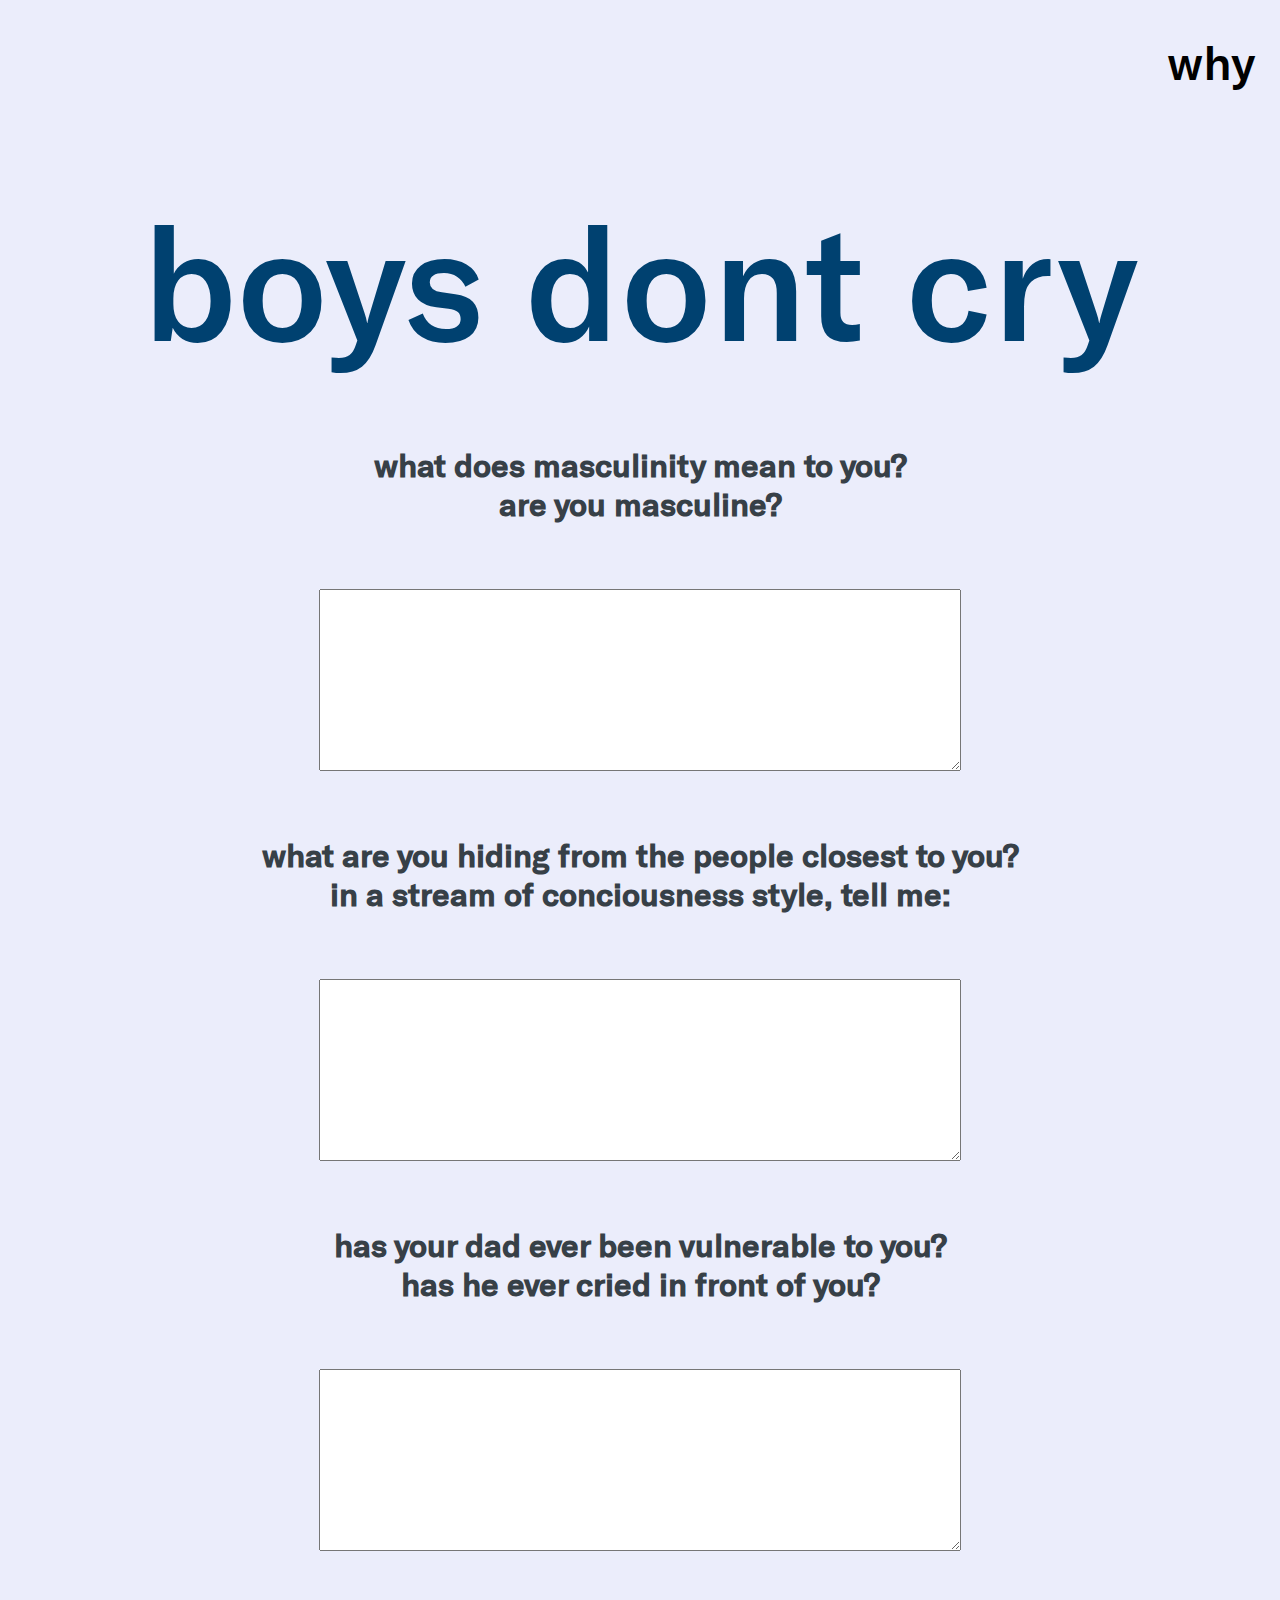
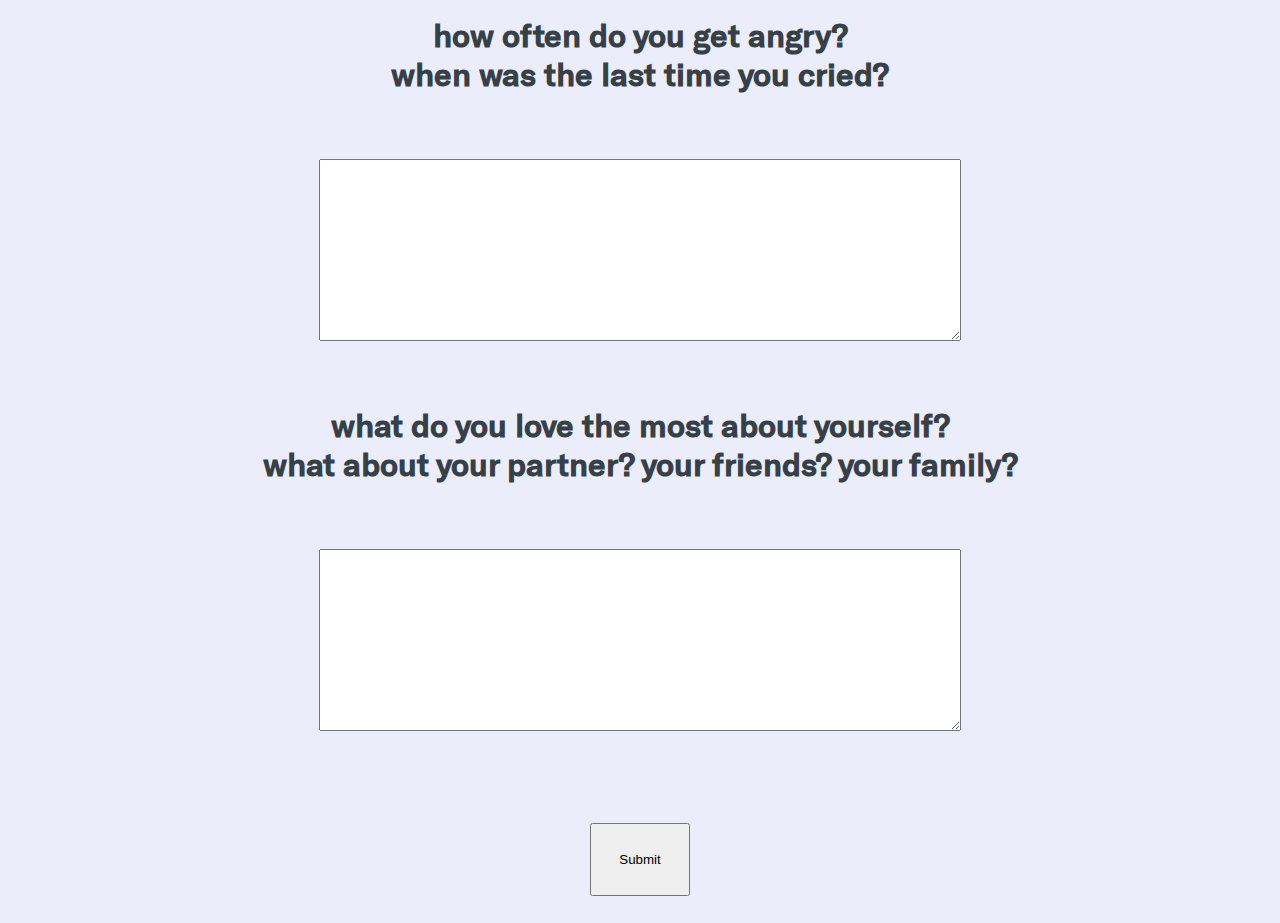
<file: index.html>
<!DOCTYPE html>
<html lang="en">
<head>
    <meta charset="UTF-8">
    <meta name="viewport" content="width=device-width, initial-scale=1.0">
    <title>boys dont cry</title>
    <link rel="stylesheet" type="text/css" href="style.css">
</head>
<body>
    
    <!-- header-->
<div id="topheader">

    <div class="headertext">

 <a  href="why.html" >  why </a> 


   
</div>

</div>
    <!-- header-->


        <!-- title-->
        <div id="title"> 
        <a href="index.html" class="titletext"> boys dont cry</a>

    </div>
      <!-- title-->


      <!--questions -->
      <div id="formBlock">
 
        <form id="someForm">
           
            <h2 class="Text1"> what does masculinity mean to you?</h2>
            <h2 class ="Text1"> are you masculine? </h2>

            <textarea for="FormText1" id="FormText1" name="FormText1" value=""> </textarea>

            <h2 class="Text1"> what are you hiding from the people closest to you?</h2>
            <h2 class="Text1" > in a stream of conciousness style, tell me:</h2>

            <textarea for="FormText2"  id="FormText2" name="FormText2" value=""> </textarea>

            <h2 class="Text1"> has your dad ever been vulnerable to you?</h2>
             <h2 class="Text1"> has he ever cried in front of you?</h2>

             <textarea for="FormText3" id="FormText3" name="FormText3" value=""> </textarea>

             <h2 class="Text1"> how often do you get angry?</h>
                 <h2 class="Text1" > when was the last time you cried?</h2>

                 <textarea for="FormText4" id="FormText4" name="FormText4" value=""> </textarea>

                 <h2 class="Text1" > what do you love the most about yourself?</h2>
                     <h2 class="Text1" > what about your partner? your friends? your family? </h2>

<textarea for="FormText5"  id="FormText5" name="FormText5" value=""> </textarea>

<input  id="button" type="submit" >

        </form>

</div>

<div id="thankyouBlock" style="display:none">
    
    <p>

       <h3 class="redirect"> thanks. form submitted.</h3>
    </p>
</div>

<script type="text/javascript" src="http://ajax.googleapis.com/ajax/libs/jquery/2.1.4/jquery.min.js"></script>
<script src="test.js"></script>



    

           <!--questions -->


</body>
</html>
</file>
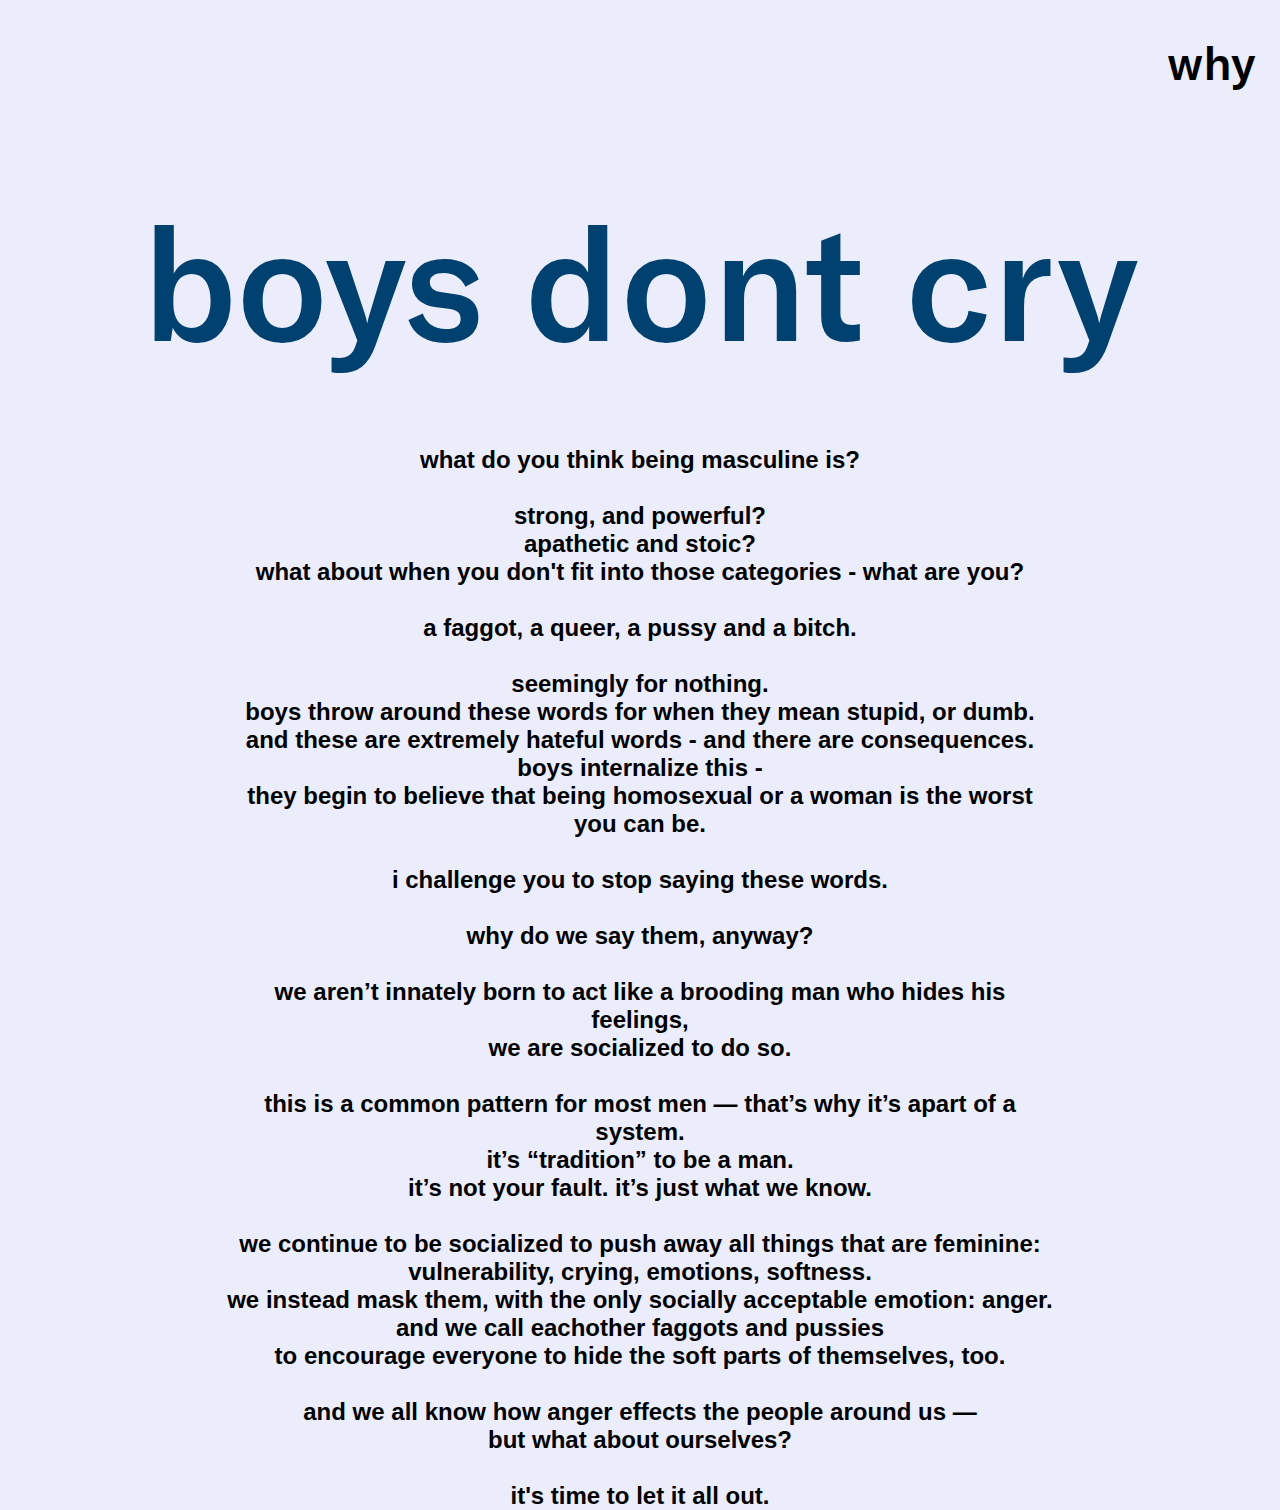
<file: why.html>
<!DOCTYPE html>
<html lang="en">
<head>
    <meta charset="UTF-8">
    <meta name="viewport" content="width=device-width, initial-scale=1.0">
    <title>boys dont cry</title>
    <link rel="stylesheet" type="text/css" href="why.css">
</head>
<body>
    

     
    <!-- header-->
<div id="topheader">

    <div class="headertext">

 <a  href="why.html" >  why </a> 


   
</div>

</div>
    <!-- header-->


        <!-- title-->
        <div id="title"> 
        <a href="index.html" class="titletext"> boys dont cry</a>

    </div>
      <!-- title-->

      <div class="textContainer">

        

        <h2 class="texth2">                
            what do you think being masculine is?                
            <br>  <br>
        strong, and powerful?
            <br>                
            apathetic and stoic?
            <br>
            what about when you don't fit into those categories - what are you?
            <br>  <br>
            a faggot, a queer, a pussy and a bitch.
            <br>  <br>
            seemingly for nothing.
            <br>
            boys throw around these words for when they mean stupid, or dumb.
            <br>
            and these are extremely hateful words - and there are consequences.
            <br>
            boys internalize this -
            <br>
           they begin to believe that being homosexual or a woman is the worst you can be.
            <br>
            <br>
            i challenge you to stop saying these words.
            <br>
            <br>
           
            why do we say them, anyway?
            <br>
            <br>
            we aren’t innately born to act like a brooding man who hides his feelings,
 
            <br>
            we are socialized to do so.
            <br>  <br>
            this is a common pattern for most men — that’s why it’s apart of a system. 
            <br>
            it’s “tradition” to be a man.
            <br>
            it’s not your fault. it’s just what we know.
           
            <br>  <br>
            we continue to be socialized to push away all things that are feminine:
            <br>

            vulnerability, crying, emotions, softness.
            <br>
            we instead mask them, with the only socially acceptable emotion: anger.
         
            <br>
            and we call eachother faggots and pussies 
            <br>
to encourage everyone to hide the soft parts of themselves, too.
            <br>  <br>
            and we all know how anger effects the people around us —
        
            <br>
            but what about ourselves?

            <br>  <br>

        it's time to let it all out.
        <br>
       
        

           <h2>





</body>
</html>
</file>
<file: style.css>
*{
    margin: 0;
    padding: 0;

}
@font-face {
    font-family: 'gt_americamedium';
    src: url('gtamericamedium-webfont.woff2') format('woff2'),
         url('gtamericamedium-webfont.woff') format('woff');
    font-weight: normal;
    font-style: normal;
  

}

 a {
    color:black;
    text-decoration: none;
}

a:hover{
    color:#006fbe;
    transform: scale(0.2);
}

body{
    background-color:#ebedfb;
}

#topheader{
height: 14vh;
width: 100w;
font-family:'gt_americamedium';


    display:flex;
flex-direction:row;
align-items:center;
justify-content:flex-end;
background-color:#ebedfb;

text-decoration:none;
}

.headertext{
    color:#004170;
    font-size:3em;
    margin:.5em;
    text-decoration:none;
   
}


#title{
    margin:.9em;
display:flex;
flex-direction:row;
justify-content:center;;
align-items:center;

}

.titletext{
    font-family:'gt_americamedium';
    font-size:10em;
    text-decoration:none;
color:#004170;
padding:.3em;
}

.titletext:hover{
    transform: scale(0.99);
}




#someForm{
width:100vw;

    display:flex;
flex-direction:Column;
align-items:center;
justify-content:center;
color:#374047;

}

.Text1{

 
  font-family:'gt_americamedium';
    font-size:2em;
 
}

#FormText1{


font-size:medium;
color:#374047;
  width:50vw;
height:20vh;
margin:5em;


}

#FormText2{


    font-size:medium;
    color:#374047;
      width:50vw;
    height:20vh;
    margin:5em;
    
    
    }

    #FormText3{


        font-size:medium;
        color:#374047;
          width:50vw;
        height:20vh;
        margin:5em;
        
        
        }

        #FormText4{


            font-size:medium;
            color:#374047;
              width:50vw;
            height:20vh;
            margin:5em;
            
            
            }


            #FormText5{


                font-size:medium;
                color:#374047;
                  width:50vw;
                height:20vh;
                margin:5em;
                
                
                }
#button{
   
margin: 3vh;
padding:3vh;

}
#button:hover{
    color:#006fbe;;
}

.redirect{
    height:100vh;
    width:100vw;
    display:flex;
    justify-content:center;
    align-content:center;
    font-family:'gt_americamedium';
    font-size:2em;
}
</file>
<file: why.css>
*{
    margin: 0;
    padding: 0;

}
@font-face {
    font-family: 'gt_americamedium';
    src: url('gtamericamedium-webfont.woff2') format('woff2'),
         url('gtamericamedium-webfont.woff') format('woff');
    font-weight: normal;
    font-style: normal;
  

}

 a {
    color:black;
    text-decoration: none;
}

a:hover{
    color:#006fbe;
    transform: scale(0.2);
}

body{
    background-color:#ebedfb;
}

#topheader{
height: 14vh;
width: 100w;
font-family:'gt_americamedium';


    display:flex;
flex-direction:row;
align-items:center;
justify-content:flex-end;
background-color:#ebedfb;

text-decoration:none;
}

.headertext{
    color:#004170;
    font-size:3em;
    margin:.5em;
    text-decoration:none;
   
}


#title{
    margin:.9em;
display:flex;
flex-direction:row;
justify-content:center;;
align-items:center;

}

.titletext{
    font-family:'gt_americamedium';
    font-size:10em;
    text-decoration:none;
color:#004170;
padding:.3em;
}

.titletext:hover{
    transform: scale(0.99);
}

.textContainer{
    display:flex;
    height: 100%;
    width: 65%;
    margin:0px auto;
   text-align:center;
    font-family: 'Lato', sans-serif;
    justify-content:flex-start;
    align-items:flex-start;
font-weight:500;
font-size: 1em;


}
</file>
